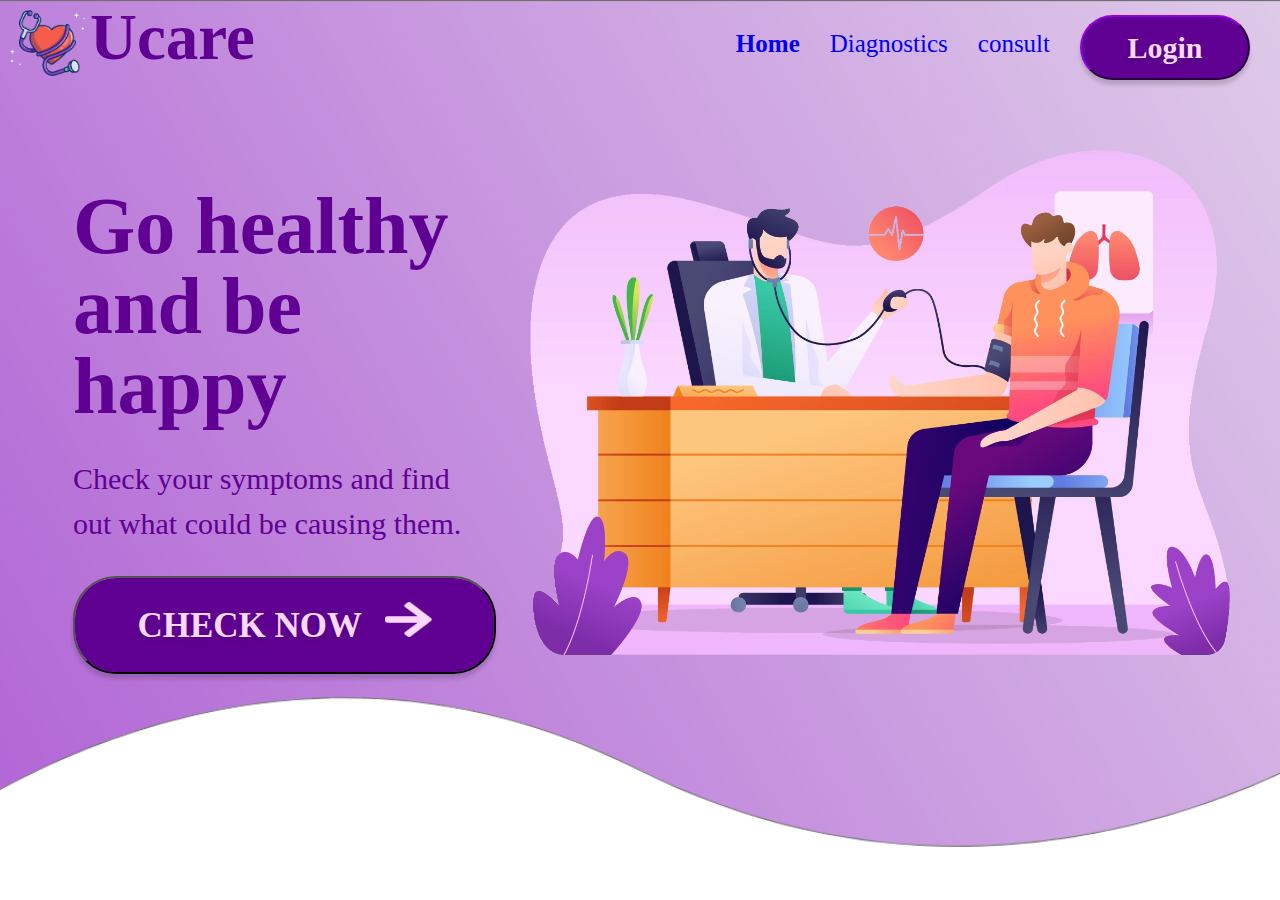
<file: Ucare-master/index.html>
<!DOCTYPE html>
<html lang="en">
<head>
    <meta charset="UTF-8">
    <meta http-equiv="X-UA-Compatible" content="IE=edge">
    <meta name="viewport" content="width=device-width, initial-scale=1.0">
    <link rel="stylesheet" href="index.css">
    <title>Home</title>
</head>
<body>
    <div class="container">
        <div class="main">
        <div class="navbar">
            <div class="menu">
                <ul style="display: inline;">
                    <li><img src="images/Rectangle 1.png" alt=""></li>
                    <li><b>Ucare</b></li>
                    <li class="right" id="login"><button type="button" class="login" >Login</button></li>
                    <li class="right"><a  href="consult.html">consult</a></li>
                    <li class="right"><a  href="diagnosis.html">Diagnostics</a></li>
                    <li class="right"><a class="active" href="#">Home</a></li>   
                </ul>    
            </div>        
        </div>
        
        <div class="flex-container">
            <div class="flex-item-left">
              <b>Go healthy and be happy</b><br>
              <p>Check your symptoms and find out what could be causing them.</p>
              <a href="diagnosis.html"><button type="submit" class="submit">CHECK NOW <img src="images/Icon awesome-arrow-right.png" alt=""></button></a>
            </div>
            <div class="flex-item-right">
                <img src="images/Group 1.png" alt="">
            </div>
        </div> 
        
    </div>
    </div>
</body>
</html>
</file>
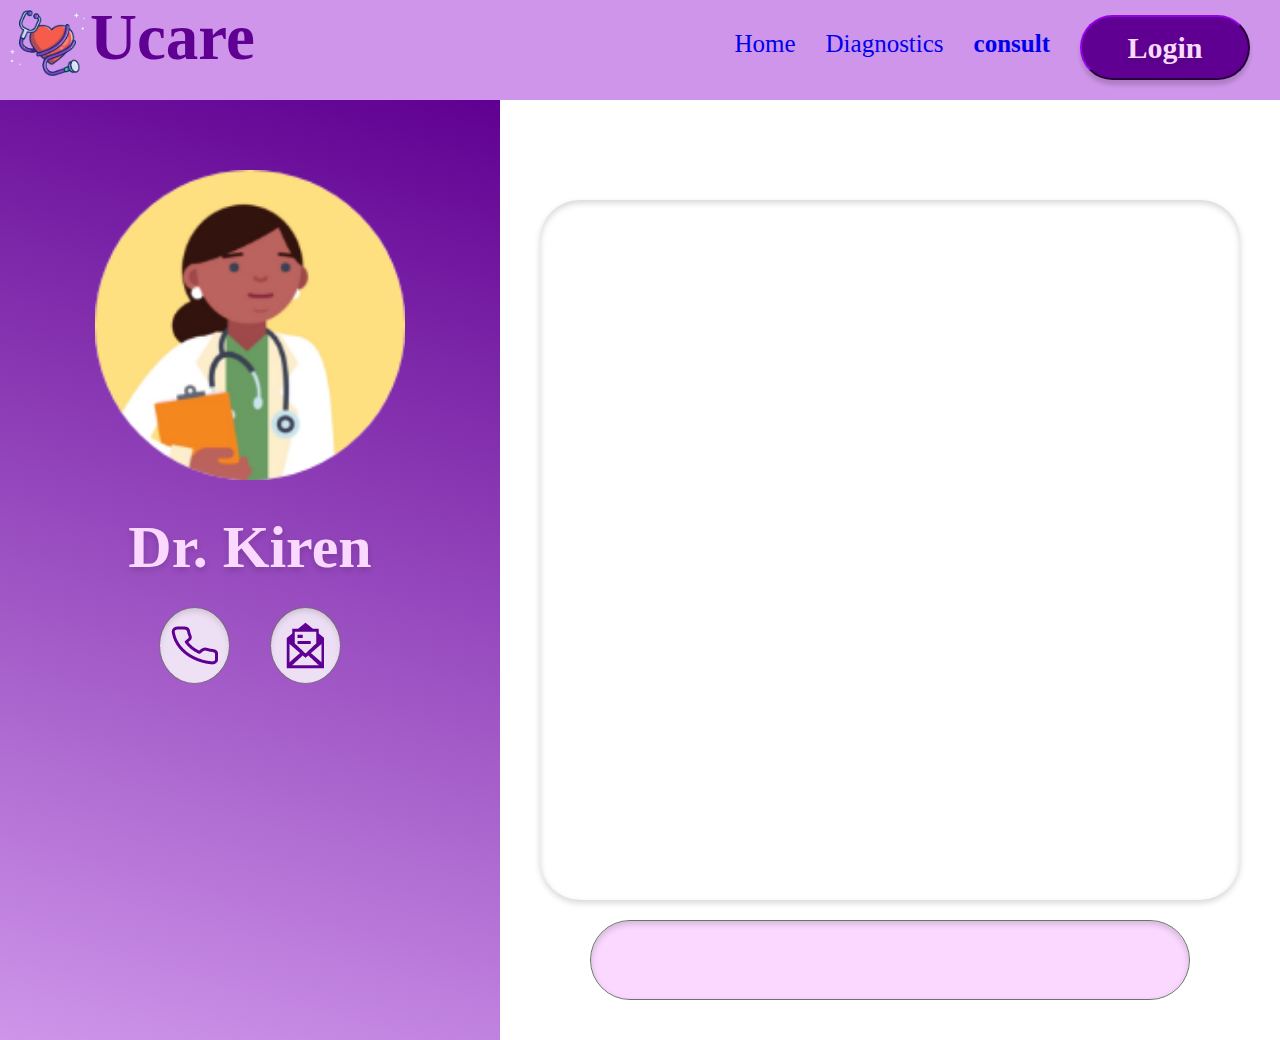
<file: Ucare-master/chat.html>
<!DOCTYPE html>
<html lang="en">
<head>
    <meta charset="UTF-8">
    <meta http-equiv="X-UA-Compatible" content="IE=edge">
    <meta name="viewport" content="width=device-width, initial-scale=1.0">
    <link rel="stylesheet" href="chat.css">
    <title>Chat</title>
</head>
<body>
    <div class="container">
        <div class="navbar">
            <div class="menu">
                <ul style="display: inline;">
                    <a href="index.html"><li><img src="images/Rectangle 1.png" alt=""></li>
                    <li><b>Ucare</b></li></a>
                    <li class="right" id="login"><button type="button" class="login" >Login</button></li>
                    <li class="right"><a class="active" href="consult.html">consult</a></li>
                    <li class="right"><a  href="diagnosis.html">Diagnostics</a></li>
                    <li class="right"><a href="index.html">Home</a></li>   
                </ul>    
            </div>        
        </div>
        <div class="flex-container">
            <div class="flex-item-left">
                <img src="images/Image 8.png" style="height: 350px;width: 350px;" alt=""><br>
                <b>Dr. Kiren</b><br>
                <img src="images/Group 2.png" alt=""><img src="images/Group 3.png" alt="">
            </div>
            <div class="flex-item-right">
                <div class="box"></div>
                <input class="chat" type="text">
            </div>
          </div>
    </div>
</body>
</html>
</file>
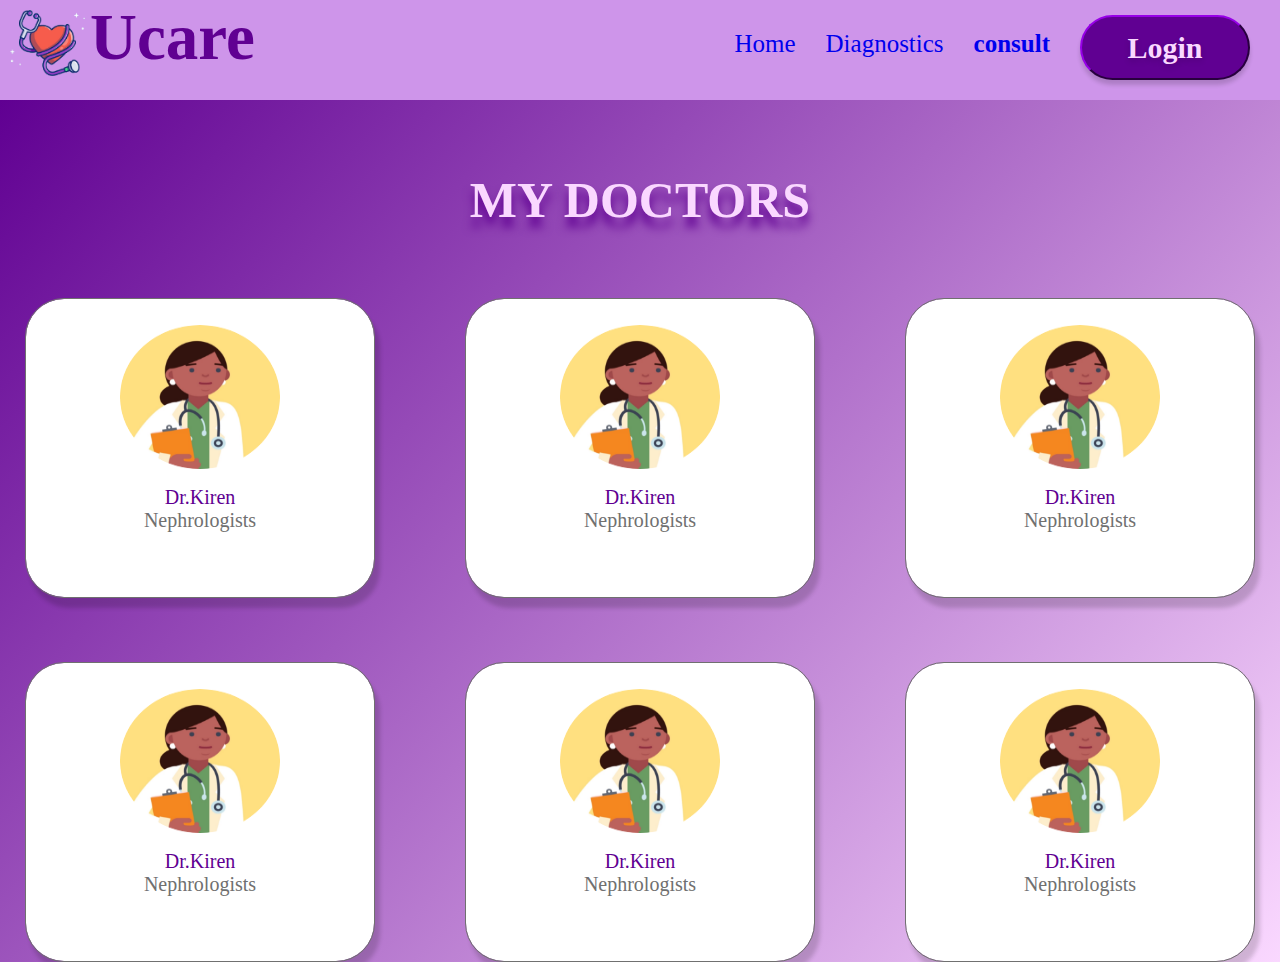
<file: Ucare-master/consult.html>
<!DOCTYPE html>
<html lang="en">
<head>
    <meta charset="UTF-8">
    <meta http-equiv="X-UA-Compatible" content="IE=edge">
    <meta name="viewport" content="width=device-width, initial-scale=1.0">
    <link rel="stylesheet" href="consult.css">
    <title>My doctor</title>
</head>
<body>
    <div class="container">

        <div class="navbar">
            <div class="menu">
                <ul style="display: inline;">
                    <a href="index.html"><li><img src="images/Rectangle 1.png" alt=""></li>
                    <li><b>Ucare</b></li></a>
                    <li class="right" id="login"><button type="button" class="login" >Login</button></li>
                    <li class="right"><a class="active" href="#">consult</a></li>
                    <li class="right"><a  href="diagnosis.html">Diagnostics</a></li>
                    <li class="right"><a href="index.html">Home</a></li>   
                </ul>    
            </div>        
        </div>

        <div class="content">
            <br>
            <b>MY DOCTORS</b>
            <div class="flex-container">
                <a href="doctor.html" style="text-decoration: none;"><div class="item">
                    <img src="images/Image 8.png" >
                    <div class="name">Dr.Kiren</div>
                    <div class="work">Nephrologists</div>
                </div></a>
                <a href="doctor.html" style="text-decoration: none;"><div class="item">
                    <img src="images/Image 8.png" >
                    <div class="name">Dr.Kiren</div>
                    <div class="work">Nephrologists</div>
                </div></a>
                <a href="doctor.html" style="text-decoration: none;"><div class="item">
                    <img src="images/Image 8.png" >
                    <div class="name">Dr.Kiren</div>
                    <div class="work">Nephrologists</div>
                </div></a>
            </div>
            <div class="flex-container">
                <a href="doctor.html" style="text-decoration: none;"><div class="item">
                    <img src="images/Image 8.png" >
                    <div class="name">Dr.Kiren</div>
                    <div class="work">Nephrologists</div>
                </div></a>
                <a href="doctor.html" style="text-decoration: none;"><div class="item">
                    <img src="images/Image 8.png" >
                    <div class="name">Dr.Kiren</div>
                    <div class="work">Nephrologists</div>
                </div></a>
                <a href="doctor.html" style="text-decoration: none;"><div class="item">
                    <img src="images/Image 8.png" >
                    <div class="name">Dr.Kiren</div>
                    <div class="work">Nephrologists</div>
                </div></a>
            </div>
        </div>

    </div>
</body>
</html>
</file>
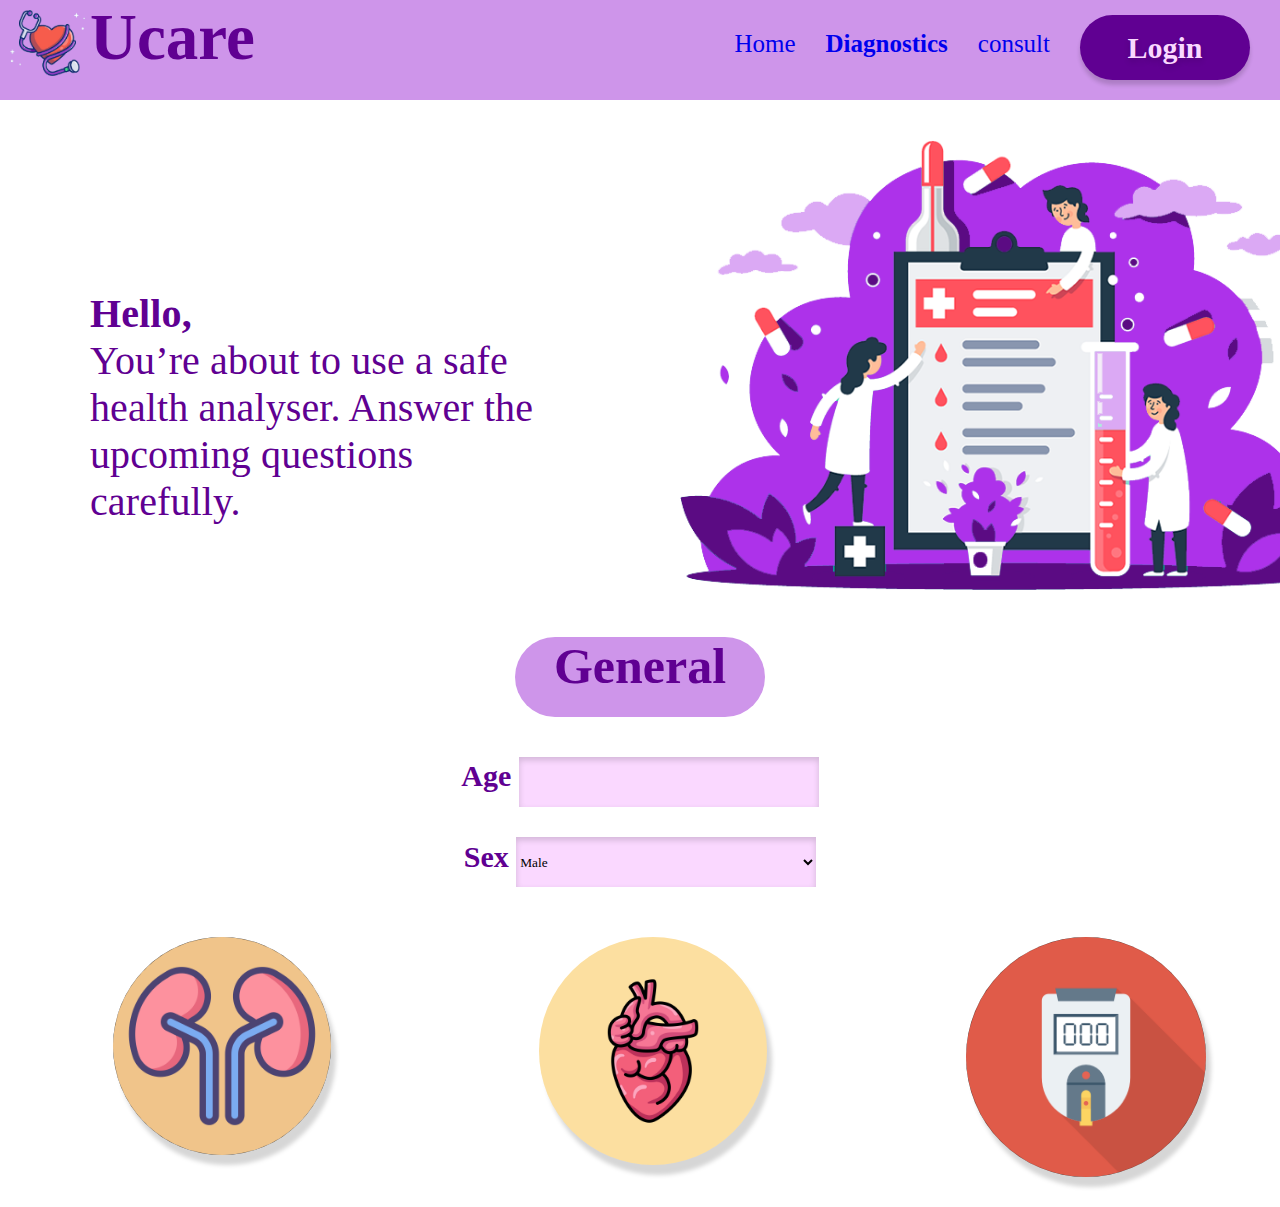
<file: Ucare-master/diagnosis.html>
<!DOCTYPE html>
<html lang="en">
<head>
    <meta charset="UTF-8">
    <meta http-equiv="X-UA-Compatible" content="IE=edge">
    <meta name="viewport" content="width=device-width, initial-scale=1.0">
    <link rel="stylesheet" href="diagnosis.css">
    <title>diagnosis</title>
    
</head>
<body>
    <div class="container">
        <div class="navbar">
            <div class="menu">
                <ul style="display: inline;">
                    <li><a href="index.html"><img src="images/Rectangle 1.png" alt=""></li>
                    <li><b>Ucare</b></li></a>
                    <li class="right" id="login"><button type="button" class="login" >Login</button></li>
                    <li class="right"><a href="consult.html">consult</a></li>
                    <li class="right"><a class="active" href="#">Diagnostics</a></li>
                    <li class="right"><a href="index.html">Home</a></li>   
                </ul>    
            </div>        
        </div>
        <div class="flex-container">
            <div class="flex-item-left"><b>Hello,<br></b>You’re about to use a safe health analyser. Answer the upcoming questions carefully.</div>
            <div class="flex-item-right"><img src="images/Rectangle 11.png" alt=""></div>
        </div>
        <div class="gen">
            <div class="title">General</div>
        </div>
        <div class="foorm">
            <form>
              <div class="op1">
                <label for="fname">Age</label>
              <input type="text" id="name" name="fname" ><br>
              </div>
              <div class="op2">
                <label for="cars">Sex</label>
                <select id="opt" name="opt">
                <option value="volvo">Male</option>
                <option value="saab">Female</option>
                <option value="fiat">Other</option>
                </select>
              </div>
            </form>
        </div>
        <div class="options">
            <div class="kidney"><img src="images/Image 1.png" alt=""></div>
            <div class="cardio"><img src="images/Image 3.png" alt=""></div>
            <div class="diabetes"><img src="images/Image 4.png" alt=""></div>
        </div>
        <div class="kform"  id="kney">
            <div class="kform-left">
              <img src="images/Rectangle 12.png" alt="">
            </div>
            <div class="kform-right">
              <form>
            <div class="k1">
                <label for="fname">Blood pressure</label>
                <input type="text" id="que" name="fname" ><br><br>
                <label for="fname">Blood glucose</label>
                <input type="text" id="que" name="fname" ><br><br>
                <label for="fname">RBC count</label>
                <input type="text" id="que" name="fname" ><br><br>
                <label for="fname">Blood urea</label>
                <input type="text" id="que" name="fname" ><br><br>
                <label for="fname">Sodium</label>
                <input type="text" id="que" name="fname" ><br><br>
                <label for="fname">Potassium</label>
                <input type="text" id="que" name="fname" ><br><br>
                <label for="fname">Haemoglobin</label>
                <input type="text" id="que" name="fname" ><br><br>
                <label for="fname">Packed cell vol</label>
                <input type="text" id="que" name="fname" ><br><br>
    
                <div class="check-box">
                <label for="title" id="title"><b>Diabetes</b></label>
                <input type="checkbox" id="yes" name="yes" value="yes">
                <label for="yes">yes</label>
                <input type="checkbox" id="no" name="no" value="no">
                <label for="no">no</label>
                <br><br>
                <label for="title" id="title"><b>Anemia</b></label>
                <input type="checkbox" id="yes" name="yes" value="yes">
                <label for="yes">yes</label>
                <input type="checkbox" id="no" name="no" value="no">
                <label for="no">no</label>
                <br><br>
                <label for="title" id="title"><b>Hypertension</b></label>
                <input type="checkbox" id="yes" name="yes" value="yes">
                <label for="yes">yes</label>
                <input type="checkbox" id="no" name="no" value="no">
                <label for="no">no</label>
                </div>
                
            </div>
              </form>
              
            </div>
        </div>

        <div class="kform" id="hrt">
            <div class="kform-left">
              <img src="images/Rectangle 16.png" alt="">
            </div>
            <div class="kform-right">
              <form>
            <div class="k1">
                <label for="fname">Blood pressure</label>
                <input type="text" id="que" name="fname" ><br><br>
                <label for="fname">Blood glucose</label>
                <input type="text" id="que" name="fname" ><br><br>
                <label for="fname">RBC count</label>
                <input type="text" id="que" name="fname" ><br><br>
                <label for="fname">Blood urea</label>
                <input type="text" id="que" name="fname" ><br><br>
                <label for="fname">Sodium</label>
                <input type="text" id="que" name="fname" ><br><br>
                <label for="fname">Potassium</label>
                <input type="text" id="que" name="fname" ><br><br>
                <label for="fname">Haemoglobin</label>
                <input type="text" id="que" name="fname" ><br><br>
                <label for="fname">Packed cell vol</label>
                <input type="text" id="que" name="fname" ><br><br>
    
                <div class="check-box">
                <label for="title" id="title"><b>Diabetes</b></label>
                <input type="checkbox" id="yes" name="yes" value="yes">
                <label for="yes">yes</label>
                <input type="checkbox" id="no" name="no" value="no">
                <label for="no">no</label>
                <br><br>
                <label for="title" id="title"><b>Anemia</b></label>
                <input type="checkbox" id="yes" name="yes" value="yes">
                <label for="yes">yes</label>
                <input type="checkbox" id="no" name="no" value="no">
                <label for="no">no</label>
                <br><br>
                <label for="title" id="title"><b>Hypertension</b></label>
                <input type="checkbox" id="yes" name="yes" value="yes">
                <label for="yes">yes</label>
                <input type="checkbox" id="no" name="no" value="no">
                <label for="no">no</label>
                </div>
                
            </div>
              </form>
            
            </div>
        </div>

        <div class="kform" id="diab">
            <div class="kform-left">
              <img src="images/Image 5.png" alt="">
            </div>
            <div class="kform-right">
              <form>
            <div class="k1">
                <label for="fname">Blood pressure</label>
                <input type="text" id="que" name="fname" ><br><br>
                <label for="fname">Blood glucose</label>
                <input type="text" id="que" name="fname" ><br><br>
                <label for="fname">RBC count</label>
                <input type="text" id="que" name="fname" ><br><br>
                <label for="fname">Blood urea</label>
                <input type="text" id="que" name="fname" ><br><br>
                <label for="fname">Sodium</label>
                <input type="text" id="que" name="fname" ><br><br>
                <label for="fname">Potassium</label>
                <input type="text" id="que" name="fname" ><br><br>
                <label for="fname">Haemoglobin</label>
                <input type="text" id="que" name="fname" ><br><br>
                <label for="fname">Packed cell vol</label>
                <input type="text" id="que" name="fname" ><br><br>
    
                <div class="check-box">
                <label for="title" id="title"><b>Diabetes</b></label>
                <input type="checkbox" id="yes" name="yes" value="yes">
                <label for="yes">yes</label>
                <input type="checkbox" id="no" name="no" value="no">
                <label for="no">no</label>
                <br><br>
                <label for="title" id="title"><b>Anemia</b></label>
                <input type="checkbox" id="yes" name="yes" value="yes">
                <label for="yes">yes</label>
                <input type="checkbox" id="no" name="no" value="no">
                <label for="no">no</label>
                <br><br>
                <label for="title" id="title"><b>Hypertension</b></label>
                <input type="checkbox" id="yes" name="yes" value="yes">
                <label for="yes">yes</label>
                <input type="checkbox" id="no" name="no" value="no">
                <label for="no">no</label>
                </div>
                
            </div>
              </form>
              
            </div>
            
        </div>
        <button type="submit" class="submit">SUBMIT</button>
    </div>
    <script src="https://ajax.googleapis.com/ajax/libs/jquery/3.5.1/jquery.min.js"></script>
    <script>
        $(document).ready(function(){
  $(".kidney").click(function(){
    $("#kney").css({"display": "flex"}),$(".submit").css({"display": "block"});
  });
});

$(document).ready(function(){
  $(".cardio").click(function(){
    $("#kney").css({"display": "none"}),
    $("#hrt").css({"display": "flex"}),$(".submit").css({"display": "block"});
  });
});

$(document).ready(function(){
  $(".diabetes").click(function(){
    $("#kney").css({"display": "none"}),
    $("#hrt").css({"display": "none"}),
    $("#diab").css({"display": "flex"}),$(".submit").css({"display": "block"});
  });
});
    </script>
</script>
</body>
</html>
</file>
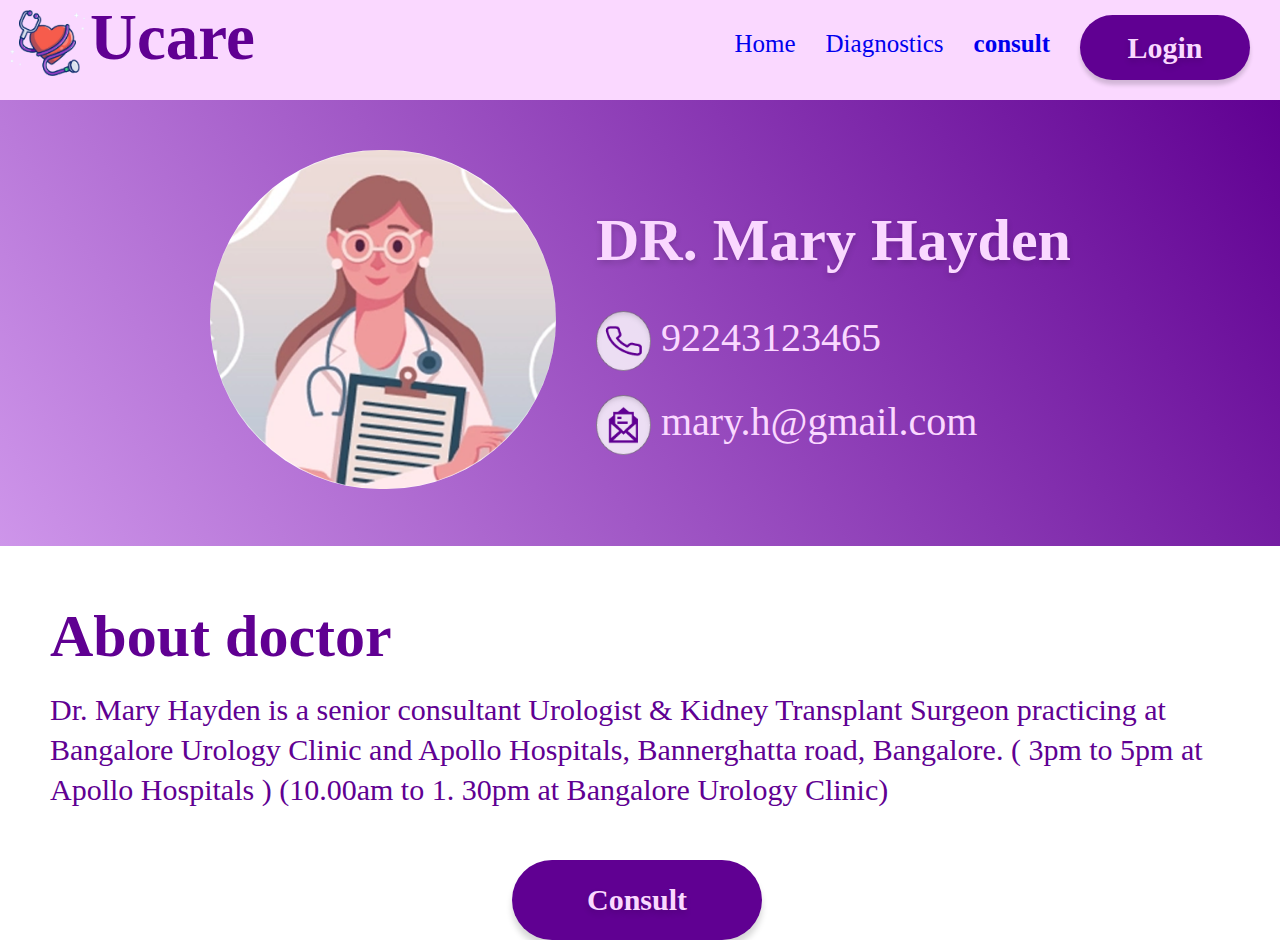
<file: Ucare-master/doctor.html>
<!DOCTYPE html>
<html lang="en">
<head>
    <meta charset="UTF-8">
    <meta http-equiv="X-UA-Compatible" content="IE=edge">
    <meta name="viewport" content="width=device-width, initial-scale=1.0">
    <link rel="stylesheet" href="doctor.css">
    <title>Consult</title>
</head>
<body>
    <div class="container">

    <div class="navbar">
        <div class="menu">
            <ul style="display: inline;">
                <a href="index.html"><li><img src="images/Rectangle 1.png" alt=""></li>
                <li><b>Ucare</b></li></a>
                <li class="right" id="login"><button type="button" class="login" >Login</button></li>
                <li class="right"><a class="active" href="#">consult</a></li>
                <li class="right"><a  href="diagnosis.html">Diagnostics</a></li>
                <li class="right"><a href="index.html">Home</a></li>   
            </ul>    
        </div>        
    </div>

    <div class="flex-container">
        <div class="flex-item-left">
            <img src="images/Image 7.png" alt="">
        </div>
        <div class="flex-item-right">
            <b>DR. Mary Hayden</b><br>
                <p><img src="images/Group 2.png" alt=""> 92243123465</p>
                <p><img src="images/Group 3.png" alt=""> mary.h@gmail.com</p> 
        </div>
      </div>      

      <div class="about">
        <b>About doctor</b>
        <p>Dr. Mary Hayden is a senior consultant Urologist & Kidney Transplant Surgeon practicing at Bangalore Urology Clinic and Apollo Hospitals, Bannerghatta road, Bangalore. ( 3pm to 5pm at Apollo Hospitals ) (10.00am to 1. 30pm at Bangalore Urology Clinic)</p>
      </div>
      <a href="chat.html"><button type="submit" class="submit">Consult</button></a>
    </div>
</body>
</html>
</file>
<file: Ucare-master/index.css>
*{
    box-sizing: border-box;
    font-family: 'Segoe UI';
    padding: 0px;
    margin: 0px; 
}
.main{
    background: url("images/Path\ 1.png");
    background-position: center center;
    background-repeat: no-repeat;
    background-size: cover;
    height: 850px;
}
.navbar{
    width: 100%;
    height: 100px;
}

.navbar .menu b{
    font-size: 65px;
    color: #600092;
}

.navbar .menu img{
    width: 90px;
    padding-left: 10px;
    padding-top: 10px;
    padding-right: 5px;
}

.menu ul li{
    float: left;
    list-style-type: none;
    color: #600092;
    font-size: 25px;
}

.menu ul .right{
    float: right;
    padding-top: 30px;
    padding-right: 30px;
}

.menu ul .right a{
    text-decoration: none;
}

.menu ul .right .active{
    font-weight: bold ;
}

.menu ul #login{
    padding-top: 15px;
}
.menu ul li .login{
    border-radius: 43px;
    height: 65px;
    width: 170px;
    text-align: center;
    font-size: 30px;
    font-weight: bold;
    color: #FAD8FF;
    background-color: #600092;
    border-color: #600092;
    text-shadow: 0px 3px 6px #00000029;
    box-shadow: 0px 5px 4px #00000029;
    margin-left: 0px;
    margin-right: 0px;
}
.flex-container {
    display: flex;
    flex-direction: row;
    font-size: 30px;
  }
  
  .flex-item-left {
    padding-left: 73px;
    padding-top: 86px;
    
    flex: 50%;
    text-align: left;
  }
  
  .flex-item-left b{
    text-align: left;
font: normal normal bold 65px/51px Segoe UI;
letter-spacing: 0px;
color: #600092;
font-size: 80px;
line-height: 80px;
  }

  .flex-item-left p{
    text-align: left;
    font: normal normal 400 30px/27px Segoe UI;
    line-height: 45px;
    letter-spacing: 0px;
    color: #600092;
    width: 415px;
    padding-top: 30px;
    padding-bottom: 30px;
  }

  .flex-item-right {
    padding: 20px;
    flex: 50%;
    
    text-align: left;
    font: normal normal normal 40px/53px Segoe UI;
    vertical-align: middle;
    letter-spacing: 0px;
    color: #FAD8FF;
  }
  .flex-item-right img{
    padding-right: 30px;
    padding-top: 30px;
  }
  .flex-item-left button{
    width: 423px;
    height: 98px;
    background: #600092 0% 0% no-repeat padding-box;
    box-shadow: 0px 5px 4px #00000029;
    border-radius: 43px;
    opacity: 1;
    
    text-align: center;
font: normal normal 600 35px/47px Segoe UI;
letter-spacing: 0px;
color: #FAD8FF;
text-shadow: 0px 3px 6px #00000029;
opacity: 1;

  }
  .flex-item-left button img{
      height: 35px;
      padding-left: 15px;
  }
</file>
<file: Ucare-master/chat.css>
*{
    box-sizing: border-box;
    font-family: 'Segoe UI';
    padding: 0px;
    margin: 0px;
}
.navbar{
    width: 100%;
    height: 100px;
    background: #CE95EA 0% 0% no-repeat padding-box;
}

.navbar .menu b{
    font-size: 65px;
    color: #600092;
}

.navbar .menu img{
    width: 90px;
    padding-left: 10px;
    padding-top: 10px;
    padding-right: 5px;
}

.menu ul li{
    float: left;
    list-style-type: none;
    color: #600092;
    font-size: 25px;
}

.menu ul .right{
    float: right;
    padding-top: 30px;
    padding-right: 30px;
}

.menu ul .right a{
    text-decoration: none;
}

.menu ul .right .active{
    font-weight: bold ;
}

.menu ul #login{
    padding-top: 15px;
}
.menu ul li .login{
    border-radius: 43px;
    height: 65px;
    width: 170px;
    text-align: center;
    font-size: 30px;
    font-weight: bold;
    color: #FAD8FF;
    background-color: #600092;
    border-color: #600092;
    text-shadow: 0px 3px 6px #00000029;
    box-shadow: 0px 5px 4px #00000029;
    margin-left: 0px;
    margin-right: 0px;
}
.flex-container {
    display: flex;
    flex-direction: row;
    font-size: 30px;
  }
  
  .flex-item-left {
    padding: 20px;
    padding-top: 50px;
    padding-bottom: 50px;
    flex: 45%;
    text-align: center;
    background: transparent linear-gradient(195deg, #600092 0%, #CE95EA 100%) 0% 0% no-repeat padding-box;
  }
  .flex-item-left b{
    text-align: center;
    font: normal normal bold 60px/80px Segoe UI;
    letter-spacing: 0px;
    color: #FAD8FF;
    text-shadow: 0px 3px 6px #00000029;
    opacity: 1;
  }

  .flex-item-left img{
      padding: 20px;
  }
  .flex-item-right {
    padding: 40px;
    flex: 55%;
    padding-top: 100px;
    text-align: center;
    font: normal normal normal 40px/53px Segoe UI;
    vertical-align: middle;
    letter-spacing: 0px;
    color: #FAD8FF;
  }
  .flex-item-right .box{
      
      width: 700px;
      height: 700px;
      background: var(--unnamed-color-ffffff) 0% 0% no-repeat padding-box;
background: #FFFFFF 0% 0% no-repeat padding-box;
box-shadow: inset 0px 3px 6px #00000029, 0px 3px 6px #00000029;
border-radius: 40px;
margin-bottom: 20px;
  }
  .flex-item-right .chat{
      width: 600px;
      height: 80px;
      
    border: 1px solid var(--unnamed-color-707070);
    background: #FAD8FF 0% 0% no-repeat padding-box;
    box-shadow: inset 0px 3px 6px #00000029;
    border: 1px solid #707070;
    border-radius: 45px;
  }
</file>
<file: Ucare-master/consult.css>
*{
    box-sizing: border-box;
    font-family: 'Segoe UI';
    padding: 0px;
    margin: 0px;
}
.navbar{
    width: 100%;
    height: 100px;
    background: #CE95EA 0% 0% no-repeat padding-box;
}

.navbar .menu b{
    font-size: 65px;
    color: #600092;
}

.navbar .menu img{
    width: 90px;
    padding-left: 10px;
    padding-top: 10px;
    padding-right: 5px;
}

.menu ul li{
    float: left;
    list-style-type: none;
    color: #600092;
    font-size: 25px;
}

.menu ul .right{
    float: right;
    padding-top: 30px;
    padding-right: 30px;
}

.menu ul .right a{
    text-decoration: none;
}

.menu ul .right .active{
    font-weight: bold ;
}

.menu ul #login{
    padding-top: 15px;
}
.menu ul li .login{
    border-radius: 43px;
    height: 65px;
    width: 170px;
    text-align: center;
    font-size: 30px;
    font-weight: bold;
    color: #FAD8FF;
    background-color: #600092;
    border-color: #600092;
    text-shadow: 0px 3px 6px #00000029;
    box-shadow: 0px 5px 4px #00000029;
    margin-left: 0px;
    margin-right: 0px;
}
.content{
    text-align: center;
    font: normal normal bold 50px/67px Segoe UI;
    letter-spacing: 0px;
    color: #FAD8FF;
    
    background: transparent linear-gradient(133deg, #600092 0%, #A966C5 47%, #FAD8FF 100%) 0% 0% no-repeat padding-box;
}
.content b{
    text-shadow: 0px 10px 10px #600092;
}

.flex-container {
    display: flex;
    justify-content: center;
    padding-top: 64px;
  }
  
  .flex-container > div {
    
    color: white;
    width: 100px;
    margin: 10px;
    text-align: center;
    line-height: 75px;
    font-size: 30px;
  }
  .flex-container .item{
    background: var(--unnamed-color-ffffff) 0% 0% no-repeat padding-box;
    border: 1px solid var(--unnamed-color-707070);
    background: #FFFFFF 0% 0% no-repeat padding-box;
    box-shadow: 5px 10px 4px #00000029;
    border: 1px solid #707070;
    border-radius: 39px;
    opacity: 1;
    
    height: 300px;
    width: 350px;
    margin-left: 45px;
    margin-right: 45px;
  }
  .item img{
      height: 170px;
      width: 160px;
      
      padding-top: 26px;
  }
  .item .name{
    text-align: center;
    font: normal normal normal 20px Bahnschrift;
    letter-spacing: 0px;
    color: #600092;
    opacity: 1;
    text-shadow: none;
  }
  .item .work{
    color: var(--unnamed-color-707070);
text-align: center;
font: normal normal 400 20px Bahnschrift;
letter-spacing: 0px;
color: #707070;
opacity: 1;
  }
</file>
<file: Ucare-master/diagnosis.css>
*{
    box-sizing: border-box;
    font-family: 'Segoe UI';
    padding: 0px;
    margin: 0px;
}
.navbar{
    width: 100%;
    height: 100px;
    background-color: #CE95EA
}

.navbar .menu b{
    font-size: 65px;
    color: #600092;
}

.navbar .menu img{
    width: 90px;
    padding-left: 10px;
    padding-top: 10px;
    padding-right: 5px;
}

.menu ul li{
    float: left;
    list-style-type: none;
    color: #600092;
    font-size: 25px;
}

.menu ul .right{
    float: right;
    padding-top: 30px;
    padding-right: 30px;
}

.menu ul .right a{
    text-decoration: none;
}

.menu ul .right .active{
    font-weight: bold ;
}

.menu ul #login{
    padding-top: 15px;
}
.menu ul li .login{
    border-radius: 43px;
    height: 65px;
    width: 170px;
    text-align: center;
    font-size: 30px;
    font-weight: bold;
    color: #FAD8FF;
    background-color: #600092;
    border-color: #600092;
    text-shadow: 0px 3px 6px #00000029;
    box-shadow: 0px 5px 4px #00000029;
    margin-left: 0px;
    margin-right: 0px;
}

.flex-container {
    display: flex;
    flex-wrap: wrap;
    font-size: 30px;
    text-align: center;
  }
  
  .flex-item-left {
    color: #600092;
    font-size: 40px ;
    width: 50%;
    text-align: left;
    letter-spacing: 0.12px;
    padding: 90px;
    padding-top: 190px;
  }

  .flex-item-right {
    flex: 50%;
    width: 50%;
    padding: 40px;
  }

  .flex-item-right img{
    height: 450px;
  }

  .gen{
    width: 250px;
    height: 80px;
    background-color: #CE95EA;
    text-align: center;
    border-radius: 40px;
    margin-right: auto;
    margin-left: auto;
    font-size: 50px;
    color:#600092 ;
    opacity: 1;
    font-weight: bold;
}
.foorm{
    text-align: center;
    padding: 40px;
    font-size: 30px;
    font-weight: bold;
    color:#600092 ;
}
.op2{
    padding-top: 30px;
}
#opt{
    width: 300px;
    height: 50px;
    background-color: #FAD8FF;
    border: none;
    box-shadow: inset 0px 3px 6px #00000029;
  }
#name{
    width: 300px;
    height: 50px;
    background-color: #FAD8FF;
    border: none;
    box-shadow: inset 0px 3px 6px #00000029;
}
.options {
    display: flex;
    flex-wrap: wrap;
    justify-content: center;
  }

.kidney {
    cursor: pointer;
    padding: 10px;
    flex: 33.3%;
    justify-content: center;
  }
  
  .cardio {
    cursor: pointer;
    padding: 10px;
    flex: 33.3%;
    align-items: center;
  }
  
  
  .diabetes {
    cursor: pointer;
    align-items: center;
    padding: 10px;
    flex: 33.3%;
  }

.options img{
  padding-left: 25%;
}

.kform {
    padding-top: 50px;
    display: flex;
    flex-direction: row;
    font-size: 30px;
    text-align: center;
    padding-bottom: 20px;
  }
  
  .kform-left {
    padding: 10px;
    flex: 50%;
  }
  
  .kform-right {
    padding: 10px;
    flex: 50%;
  }
  .k1 label{
    color: #600092;
    font-weight: bold;
    font-size: 40px;
    padding-right: 15px;
  }
  
  #que{
    background-color: #FAD8FF;
    height: 45px;
    border: none;
    box-shadow: inset 0px 3px 6px #00000029;
  }
  
  .kform-right{
    text-align: right;
    padding-right: 150px;
  }
  .check-box label{
    font-weight: normal;
    font-size: 30px;
  }
 #title{
     font-size: 40px;
 } 
  .check-box input{
    height: 30px;
    width: 30px;
  }
  button{
        margin-left: 40%;
        width: 250px;
        height: 80px;
        background-color: #CE95EA;
        text-align: center;
        border-radius: 40px;
        font-size: 30px;
        color:#600092 ;
        opacity: 1;
        font-weight: bold;
        border: none;
        box-shadow: 0px 7px 6px #00000029;
        text-shadow: 0px 3px 6px #00000029;
  }
#kney{
    display: flex;
    display: none;
}
#hrt{
    display: none;
}
#diab{
    display: none;
}
.submit{
    display: none;
}
</file>
<file: Ucare-master/doctor.css>
*{
    box-sizing: border-box;
    font-family: 'Segoe UI';
    padding: 0px;
    margin: 0px;
}
.navbar{
    width: 100%;
    height: 100px;
    background-color: #FAD8FF;
}

.navbar .menu b{
    font-size: 65px;
    color: #600092;
}

.navbar .menu img{
    width: 90px;
    padding-left: 10px;
    padding-top: 10px;
    padding-right: 5px;
}

.menu ul li{
    float: left;
    list-style-type: none;
    color: #600092;
    font-size: 25px;
}

.menu ul .right{
    float: right;
    padding-top: 30px;
    padding-right: 30px;
}

.menu ul .right a{
    text-decoration: none;
}

.menu ul .right .active{
    font-weight: bold ;
}

.menu ul #login{
    padding-top: 15px;
}
.menu ul li .login{
    border-radius: 43px;
    height: 65px;
    width: 170px;
    text-align: center;
    font-size: 30px;
    font-weight: bold;
    color: #FAD8FF;
    background-color: #600092;
    border-color: #600092;
    text-shadow: 0px 3px 6px #00000029;
    box-shadow: 0px 5px 4px #00000029;
    margin-left: 0px;
    margin-right: 0px;
}
.flex-container {
    display: flex;
    flex-direction: row;
    background: transparent linear-gradient(236deg, #600092 0%, #CE95EA 100%) 0% 0% no-repeat padding-box;
    font-size: 30px;
  }
  
  .flex-item-left {
    padding: 20px;
    padding-top: 50px;
    padding-bottom: 50px;
    flex: 45%;
    text-align: right;
  }
  
  .flex-item-right {
    padding: 20px;
    flex: 55%;
    padding-top: 100px;
    text-align: left;
    font: normal normal normal 40px/53px Segoe UI;
    vertical-align: middle;
    letter-spacing: 0px;
    color: #FAD8FF;
  }
  .flex-item-right b{
    font: normal normal bold 60px/80px Segoe UI;
    letter-spacing: 0px;
    color: #FAD8FF;
    text-shadow: 0px 3px 6px #00000029;
  }
  .flex-item-right{
      float: left;
  }
  .flex-item-right img{
    max-width: 55px;
    float: left;
    margin: 0 10px 0 0;
  }
  .flex-item-right p{
      padding-top: 31px;
  }
  
  button{
    margin-left: 40%;
    width: 250px;
    height: 80px;
    background-color: #600092 ;
    text-align: center;
    border-radius: 40px;
    font-size: 30px;
    color:#FAD8FF ;
    opacity: 1;
    font-weight: bold;
    border: none;
    box-shadow: 0px 7px 6px #00000029;
    text-shadow: 0px 3px 6px #00000029;
}

.about{
    padding: 50px;
}

.about b{
    text-align: left;
    font: normal normal 600 60px/80px Segoe UI;
    letter-spacing: 0px;
    color: #600092;
}
.about p{
    text-align: left;
    font: normal normal normal 30px/40px Segoe UI;
    letter-spacing: 0px;
    color: #600092;
    padding-top: 14px;
}
</file>
